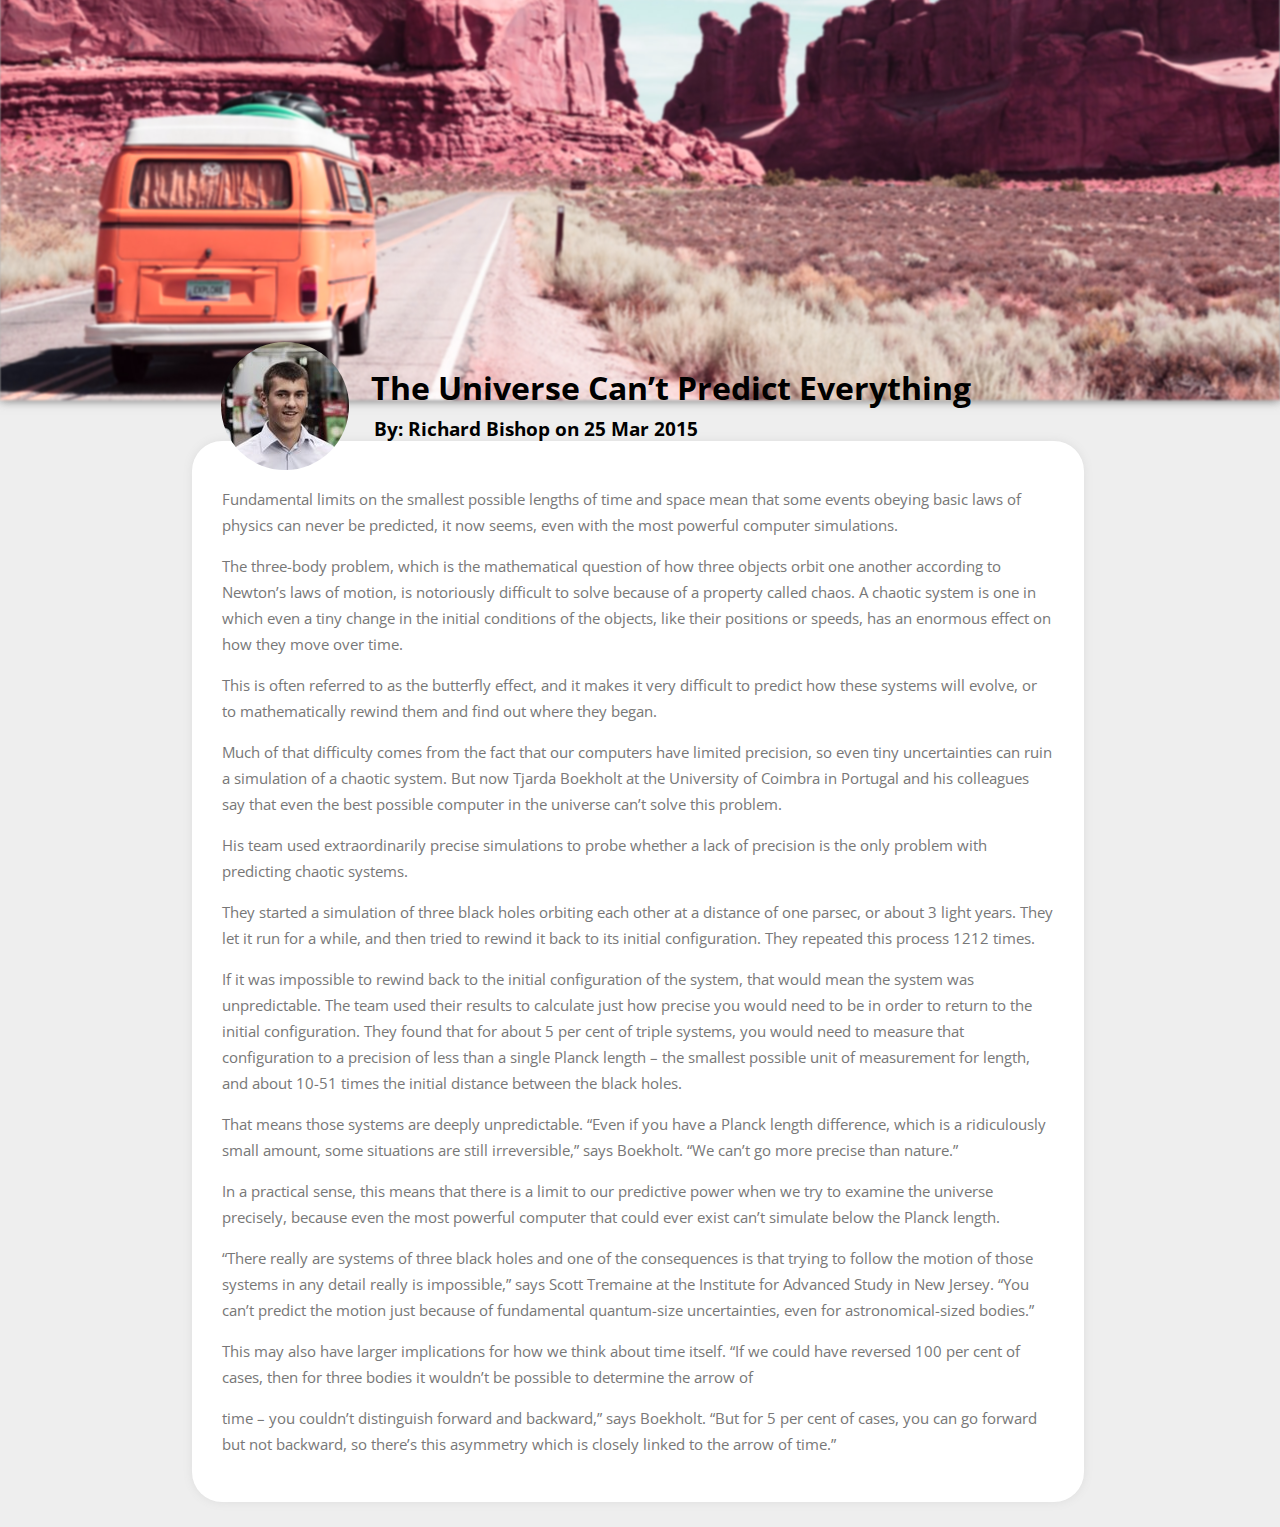
<file: study1/index.html>
<!DOCTYPE html>
<html lang="en" dir="ltr">
  <head>
    <meta charset="utf-8">
    <title>Blog Post</title>
    <link rel="stylesheet" href="./css/style.css">
  </head>
  <body>
    <div class="headerImage"></div>
    <div class="postData">
      <img src="./images/profile.jpg" alt="" class="postAuthor">
      <h1 class="postTitle">the universe can’t predict everything</h1>
      <h3 class="postInfo">By: Richard Bishop on 25 Mar 2015</h3>
    </div>
    <div class="postDetails">
      <p>Fundamental limits on the smallest possible lengths of time and space mean that some events obeying basic laws of physics can never be predicted, it now seems, even with the most powerful computer simulations.</p>
<p>The three-body problem, which is the mathematical question of how three objects orbit one another according to Newton’s laws of motion, is notoriously difficult to solve because of a property called chaos. A chaotic system is one in which even a tiny change in the initial conditions of the objects, like their positions or speeds, has an enormous effect on how they move over time.</p>
<p>This is often referred to as the butterfly effect, and it makes it very difficult to predict how these systems will evolve, or to mathematically rewind them and find out where they began.
                    </p>

<p>Much of that difficulty comes from the fact that our computers have limited precision, so even tiny uncertainties can ruin a simulation of a chaotic system. But now Tjarda Boekholt at the University of Coimbra in Portugal and his colleagues say that even the best possible computer in the universe can’t solve this problem.</p>

<p>His team used extraordinarily precise simulations to probe whether a lack of precision is the only problem with predicting chaotic systems.</p>
<p>They started a simulation of three black holes orbiting each other at a distance of one parsec, or about 3 light years. They let it run for a while, and then tried to rewind it back to its initial configuration. They repeated this process 1212 times.</p>
<p>If it was impossible to rewind back to the initial configuration of the system, that would mean the system was unpredictable. The team used their results to calculate just how precise you would need to be in order to return to the initial configuration. They found that for about 5 per cent of triple systems, you would need to measure that configuration to a precision of less than a single Planck length – the smallest possible unit of measurement for length, and about 10-51 times the initial distance between the black holes.</p>
<p>That means those systems are deeply unpredictable. “Even if you have a Planck length difference, which is a ridiculously small amount, some situations are still irreversible,” says Boekholt. “We can’t go more precise than nature.”</p>
<p>In a practical sense, this means that there is a limit to our predictive power when we try to examine the universe precisely, because even the most powerful computer that could ever exist can’t simulate below the Planck length.</p>

<p>“There really are systems of three black holes and one of the consequences is that trying to follow the motion of those systems in any detail really is impossible,” says Scott Tremaine at the Institute for Advanced Study in New Jersey. “You can’t predict the motion just because of fundamental quantum-size uncertainties, even for astronomical-sized bodies.”</p>
<p>This may also have larger implications for how we think about time itself. “If we could have reversed 100 per cent of cases, then for three bodies it wouldn’t be possible to determine the arrow of</p>
<p>time – you couldn’t distinguish forward and backward,” says Boekholt. “But for 5 per cent of cases, you can go forward but not backward, so there’s this asymmetry which is closely linked to the arrow of time.”</p>
    </div>
  </body>
</html>
</file>
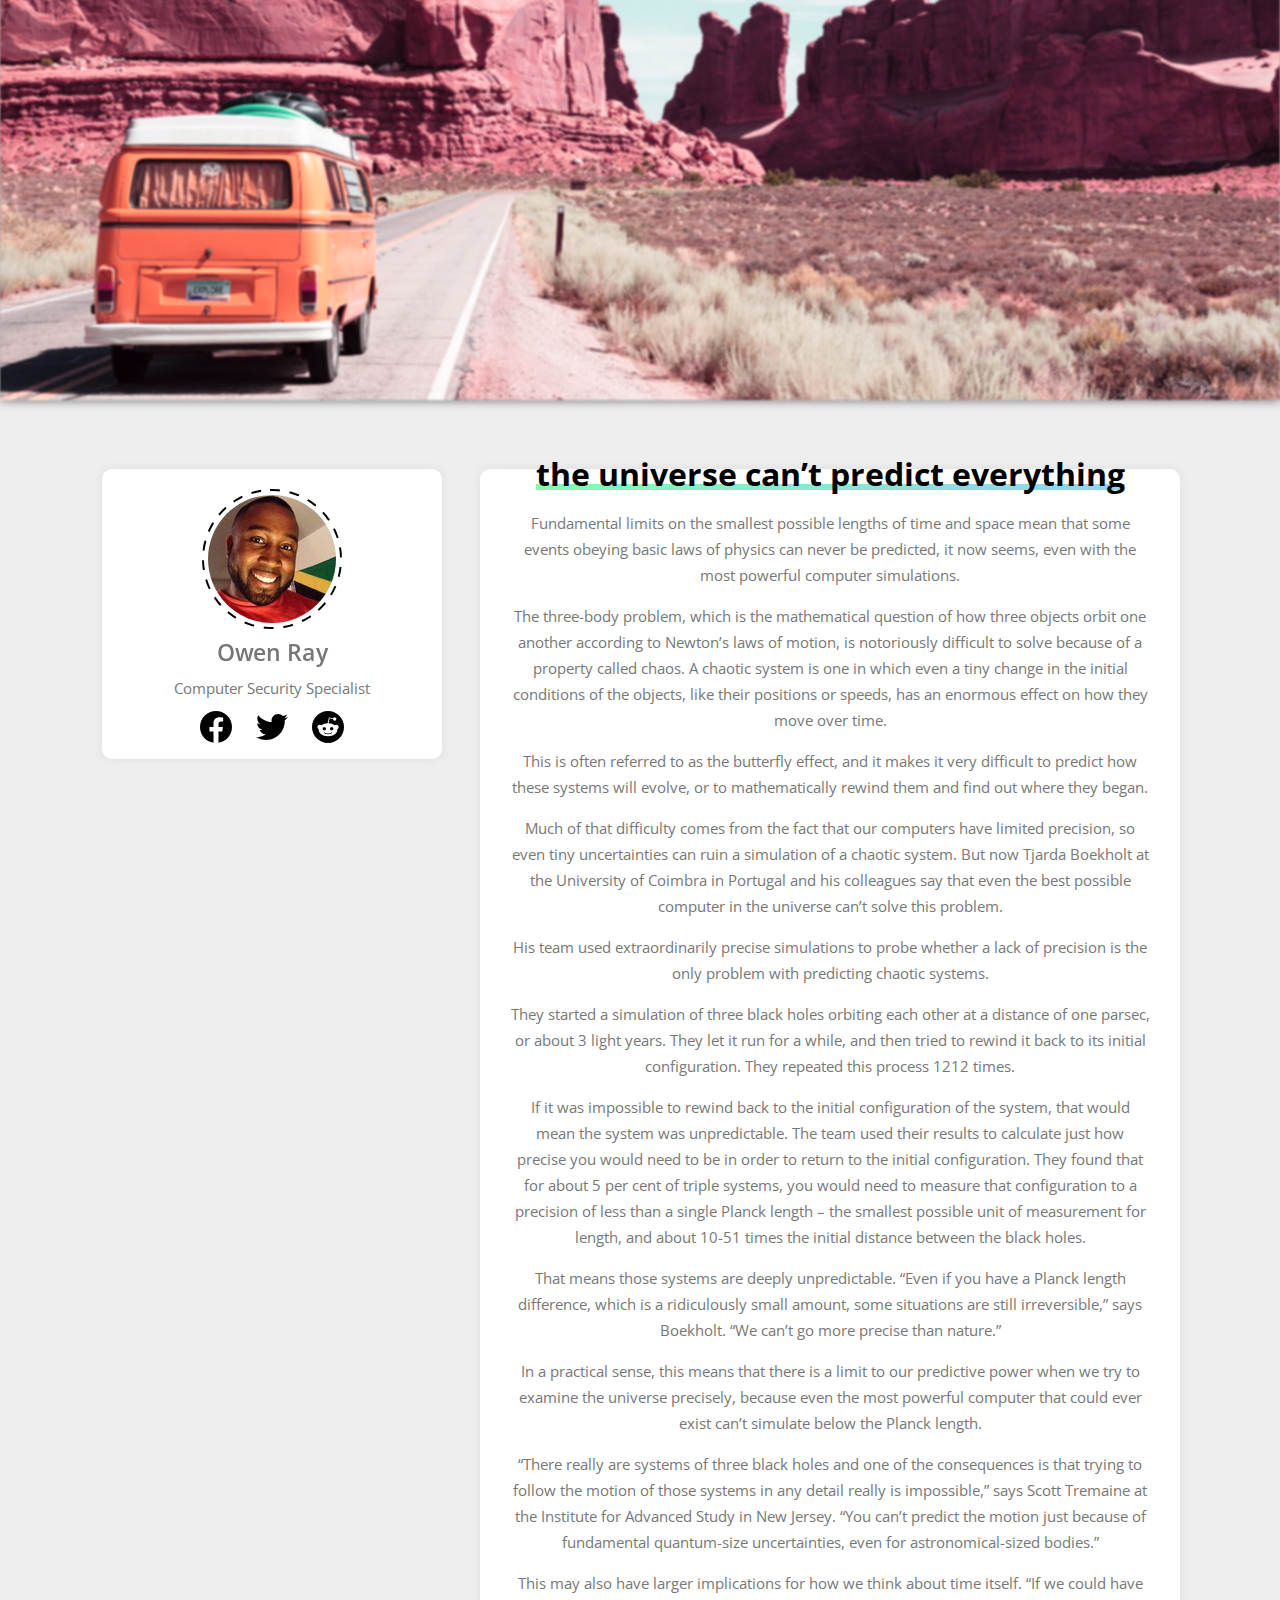
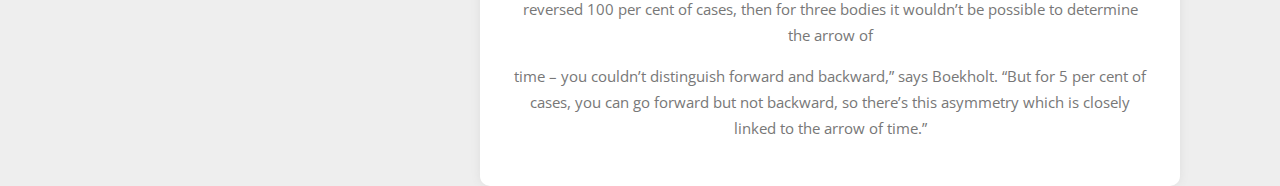
<file: study2/index.html>
<!DOCTYPE html>
<html lang="en" dir="ltr">
<head>
    <meta charset="utf-8">
    <title>Blog Post</title>
    <link rel="stylesheet" href="./css/style.css">
</head>
<body>
    <div class="headerImage"></div>
    <div class="leftPanel card">
        <img src="./images/profile.jpg" alt="" class="avatar">
        <p class="author authorInfo">Owen Ray</p>
        <p class="job authorInfo">Computer Security Specialist</p>
        <a href="#" >
            <svg  class="facebook icon" role="img" viewBox="0 0 24 24" xmlns="http://www.w3.org/2000/svg"><title>Facebook icon</title><path d="M23.9981 11.9991C23.9981 5.37216 18.626 0 11.9991 0C5.37216 0 0 5.37216 0 11.9991C0 17.9882 4.38789 22.9522 10.1242 23.8524V15.4676H7.07758V11.9991H10.1242V9.35553C10.1242 6.34826 11.9156 4.68714 14.6564 4.68714C15.9692 4.68714 17.3424 4.92149 17.3424 4.92149V7.87439H15.8294C14.3388 7.87439 13.8739 8.79933 13.8739 9.74824V11.9991H17.2018L16.6698 15.4676H13.8739V23.8524C19.6103 22.9522 23.9981 17.9882 23.9981 11.9991Z"/></svg>
        </a>
        <a href="#">
            <svg class="twitter icon" role="img" viewBox="0 0 24 24" xmlns="http://www.w3.org/2000/svg"><title>Twitter icon</title><path d="M23.954 4.569c-.885.389-1.83.654-2.825.775 1.014-.611 1.794-1.574 2.163-2.723-.951.555-2.005.959-3.127 1.184-.896-.959-2.173-1.559-3.591-1.559-2.717 0-4.92 2.203-4.92 4.917 0 .39.045.765.127 1.124C7.691 8.094 4.066 6.13 1.64 3.161c-.427.722-.666 1.561-.666 2.475 0 1.71.87 3.213 2.188 4.096-.807-.026-1.566-.248-2.228-.616v.061c0 2.385 1.693 4.374 3.946 4.827-.413.111-.849.171-1.296.171-.314 0-.615-.03-.916-.086.631 1.953 2.445 3.377 4.604 3.417-1.68 1.319-3.809 2.105-6.102 2.105-.39 0-.779-.023-1.17-.067 2.189 1.394 4.768 2.209 7.557 2.209 9.054 0 13.999-7.496 13.999-13.986 0-.209 0-.42-.015-.63.961-.689 1.8-1.56 2.46-2.548l-.047-.02z"/></svg>
        </a>
        <a href="#">

            <svg class="reddit icon" role="img" viewBox="0 0 24 24" xmlns="http://www.w3.org/2000/svg"><title>Reddit icon</title><path d="M12 0A12 12 0 0 0 0 12a12 12 0 0 0 12 12 12 12 0 0 0 12-12A12 12 0 0 0 12 0zm5.01 4.744c.688 0 1.25.561 1.25 1.249a1.25 1.25 0 0 1-2.498.056l-2.597-.547-.8 3.747c1.824.07 3.48.632 4.674 1.488.308-.309.73-.491 1.207-.491.968 0 1.754.786 1.754 1.754 0 .716-.435 1.333-1.01 1.614a3.111 3.111 0 0 1 .042.52c0 2.694-3.13 4.87-7.004 4.87-3.874 0-7.004-2.176-7.004-4.87 0-.183.015-.366.043-.534A1.748 1.748 0 0 1 4.028 12c0-.968.786-1.754 1.754-1.754.463 0 .898.196 1.207.49 1.207-.883 2.878-1.43 4.744-1.487l.885-4.182a.342.342 0 0 1 .14-.197.35.35 0 0 1 .238-.042l2.906.617a1.214 1.214 0 0 1 1.108-.701zM9.25 12C8.561 12 8 12.562 8 13.25c0 .687.561 1.248 1.25 1.248.687 0 1.248-.561 1.248-1.249 0-.688-.561-1.249-1.249-1.249zm5.5 0c-.687 0-1.248.561-1.248 1.25 0 .687.561 1.248 1.249 1.248.688 0 1.249-.561 1.249-1.249 0-.687-.562-1.249-1.25-1.249zm-5.466 3.99a.327.327 0 0 0-.231.094.33.33 0 0 0 0 .463c.842.842 2.484.913 2.961.913.477 0 2.105-.056 2.961-.913a.361.361 0 0 0 .029-.463.33.33 0 0 0-.464 0c-.547.533-1.684.73-2.512.73-.828 0-1.979-.196-2.512-.73a.326.326 0 0 0-.232-.095z"/></svg>

        </a>
    </div>

    <div class="rightPanel card">
        <h1 ><span class="title">the universe can’t predict everything</span></h1>
        <p>Fundamental limits on the smallest possible lengths of time and space mean that some events obeying basic laws of physics can never be predicted, it now seems, even with the most powerful computer simulations.</p>
        <p>The three-body problem, which is the mathematical question of how three objects orbit one another according to Newton’s laws of motion, is notoriously difficult to solve because of a property called chaos. A chaotic system is one in which even a tiny change in the initial conditions of the objects, like their positions or speeds, has an enormous effect on how they move over time.</p>
        <p>This is often referred to as the butterfly effect, and it makes it very difficult to predict how these systems will evolve, or to mathematically rewind them and find out where they began.
        </p>

        <p>Much of that difficulty comes from the fact that our computers have limited precision, so even tiny uncertainties can ruin a simulation of a chaotic system. But now Tjarda Boekholt at the University of Coimbra in Portugal and his colleagues say that even the best possible computer in the universe can’t solve this problem.</p>

        <p>His team used extraordinarily precise simulations to probe whether a lack of precision is the only problem with predicting chaotic systems.</p>
        <p>They started a simulation of three black holes orbiting each other at a distance of one parsec, or about 3 light years. They let it run for a while, and then tried to rewind it back to its initial configuration. They repeated this process 1212 times.</p>
        <p>If it was impossible to rewind back to the initial configuration of the system, that would mean the system was unpredictable. The team used their results to calculate just how precise you would need to be in order to return to the initial configuration. They found that for about 5 per cent of triple systems, you would need to measure that configuration to a precision of less than a single Planck length – the smallest possible unit of measurement for length, and about 10-51 times the initial distance between the black holes.</p>
        <p>That means those systems are deeply unpredictable. “Even if you have a Planck length difference, which is a ridiculously small amount, some situations are still irreversible,” says Boekholt. “We can’t go more precise than nature.”</p>
        <p>In a practical sense, this means that there is a limit to our predictive power when we try to examine the universe precisely, because even the most powerful computer that could ever exist can’t simulate below the Planck length.</p>

        <p>“There really are systems of three black holes and one of the consequences is that trying to follow the motion of those systems in any detail really is impossible,” says Scott Tremaine at the Institute for Advanced Study in New Jersey. “You can’t predict the motion just because of fundamental quantum-size uncertainties, even for astronomical-sized bodies.”</p>
        <p>This may also have larger implications for how we think about time itself. “If we could have reversed 100 per cent of cases, then for three bodies it wouldn’t be possible to determine the arrow of</p>
        <p>time – you couldn’t distinguish forward and backward,” says Boekholt. “But for 5 per cent of cases, you can go forward but not backward, so there’s this asymmetry which is closely linked to the arrow of time.”</p>
    </div>
</body>
</html>
</file>
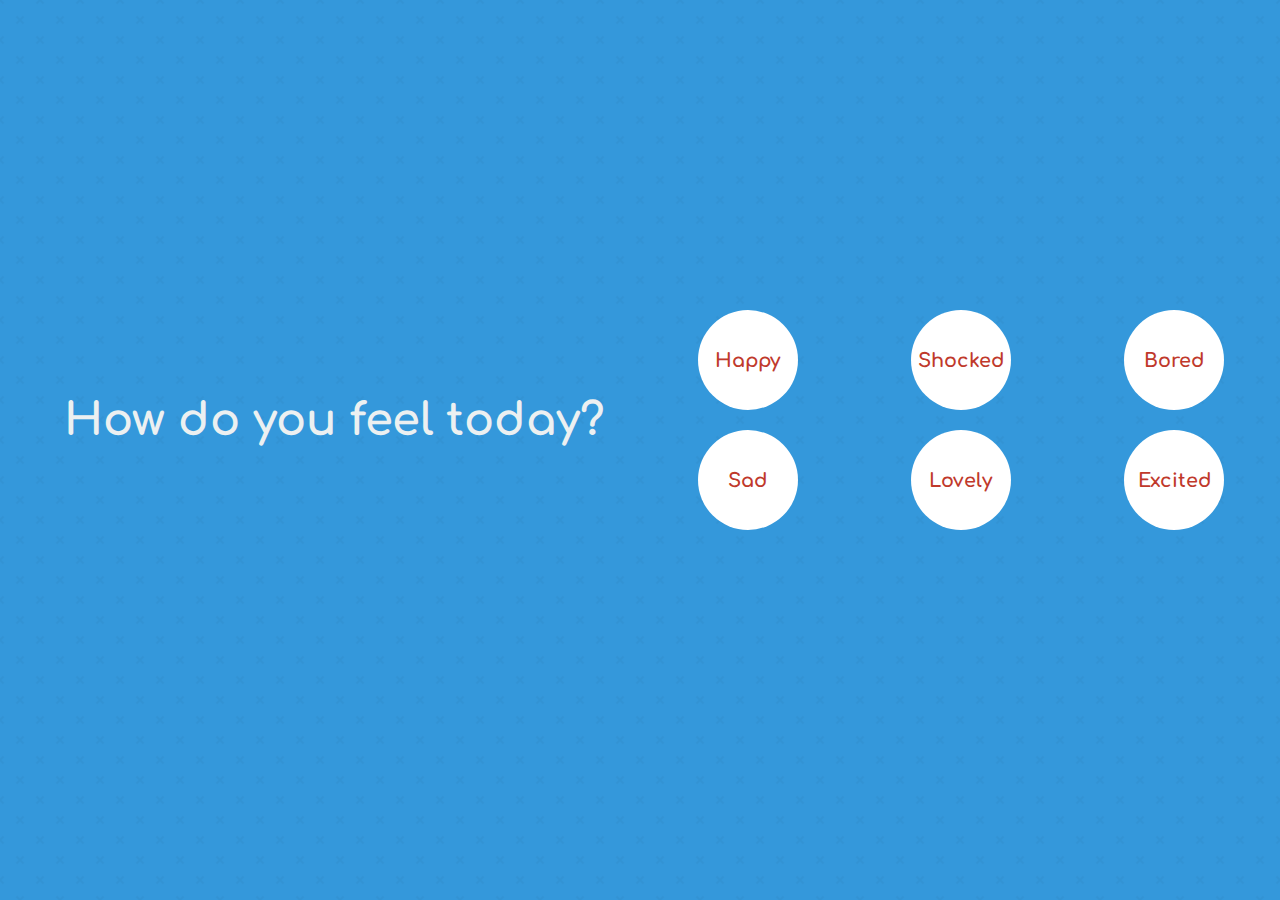
<file: study4/index.html>
<!DOCTYPE html>
<html>
<head>
	<title>Brand Identity</title>
	<link rel="stylesheet" href="./css/style.css">
</head>
<body>
	<div class="landing">
		<div class="grid-container">
			<div class="left">
				<div class="landing-page">
					<h1><span>How do you feel today?</span></h1>
				</div>
			</div>
			<div class="right">
				<div class="feelings">
					<div class="bubble first"><a href="#" onclick="getColor('Yellow')"><span>Happy</span></a></div>
					<div class="bubble second"><a href="#info" onclick="getColor('Red')"><span>Sad</span></a></div>
					<div class="bubble third"><a href="#info"><span>Shocked</span></a></div>
					<div class="bubble fourth"><a href="#info"><span>Lovely</span></a></div>
					<div class="bubble fifth"><a href="#info"><span>Bored</span></a></div>
					<div class="bubble sexith"><a href="#info"><span>Excited</span></a></div>
				</div>
			</div>
		</div>
	</div>
	<div class="info" id="info">

	</div>
	<script src="./js/client.js"></script>
</body>
</html>
</file>
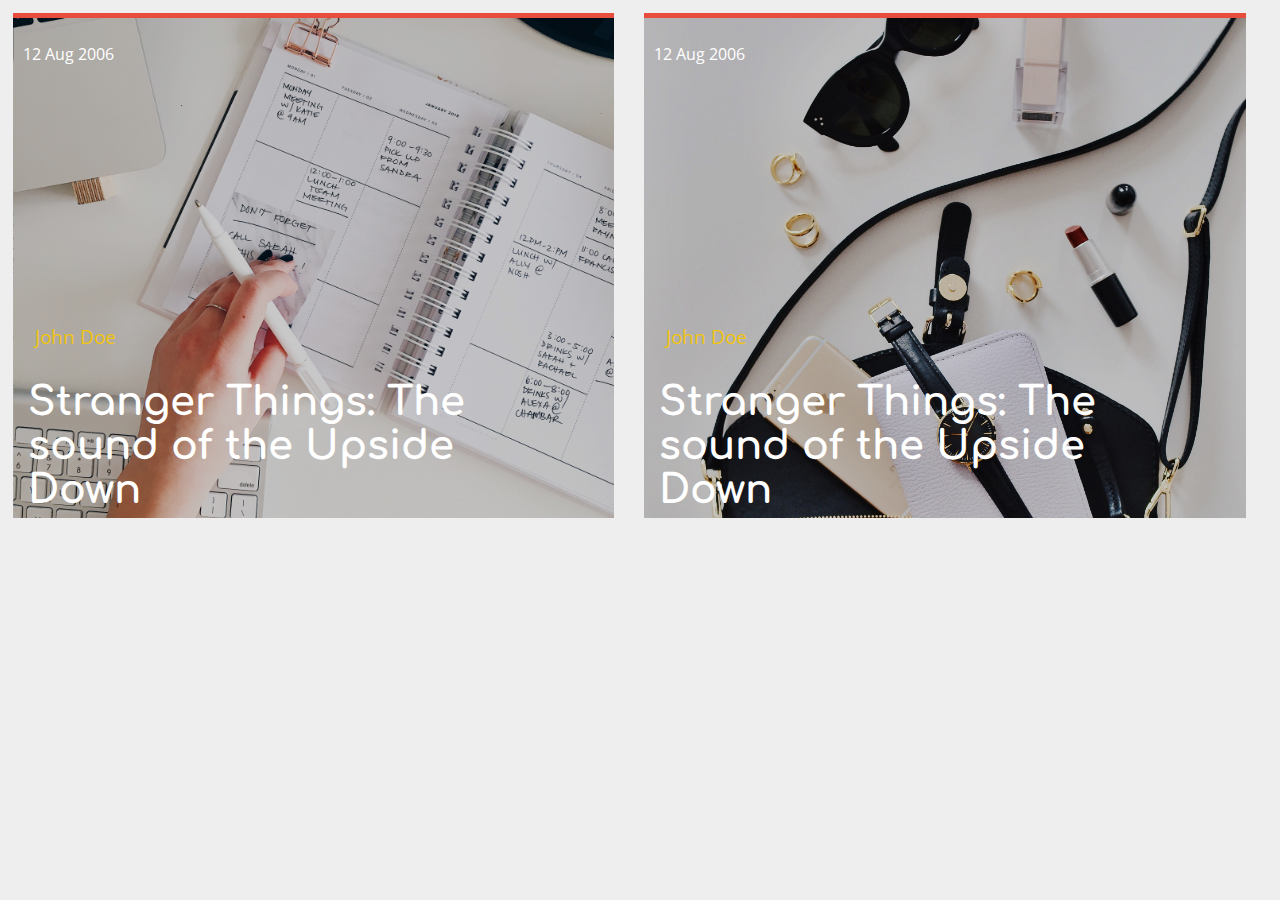
<file: reusable_components/card.html>
<!DOCTYPE html>
<html lang="en" dir="ltr">
<head>
    <meta charset="utf-8">
    <title>Test</title>
    <link rel="stylesheet" href="../../global.css">
    <link rel="stylesheet" type="text/css" href="./css/card.css" />
</head>
<body>

    <div class="related">
        <div class="card">
            <div class="cardImage" style="background-image: url('./images/example2.jpg');">
                <div class="layer"></div>
            </div>
            <div class="cardDate">12 Aug 2006</div>
            <div class="cardData">
                <p>John Doe</p>
                <h1><a href="#">Stranger Things: The sound of the Upside Down</a></h1>
                <p>The antsy bingers of Netflix will eagerly anticipate the digital release of the Survive soundtrack, out today.</p>
            </div>
            <div class="cardButton">
                <a href="#">Read more</a>
            </div>
        </div>
        <div class="card">
            <div class="cardImage" style="background-image: url('./images/example1.jpg');">
                <div class="layer"></div>
            </div>
            <div class="cardDate">12 Aug 2006</div>
            <div class="cardData">
                <p>John Doe</p>
                <h1><a href="#">Stranger Things: The sound of the Upside Down</a></h1>
                <p >The antsy bingers of Netflix will eagerly anticipate the digital release of the Survive soundtrack, out today.</p>
            </div>
            <div class="cardButton">
                <a href="#">Read more</a>
            </div>
        </div>
    </div>
</body>
</html>
</file>
<file: study1/css/style.css>
@import "../../global.css";

body {
    height: auto;
}
.headerImage {
  background: url('../images/header.jpg') center center/cover;
  width: 100%;
  height: 600px;
  margin-top: -200px;
  filter: blur(1.2px) hue-rotate(-30deg);
  position: relative;
  z-index: 0;
  display: inline-block;
  box-shadow: 0 0 10px 0 #636363;
}
.postAuthor {
  width: 128px;
  height: 128px;
  border-radius: 90px;
  padding: 16px;
  margin-top: -79px;
  margin-left: 16%;
  position: relative;
  z-index: 1;
}
.postTitle {
  position: relative;
  z-index: 1;
  padding:0;
  margin: -125px 0 7px 29%;
  color: black;
  text-transform:capitalize;
}
.postInfo {
  position: relative;
  z-index: 1;
  padding:0;
  margin: 0 0 0 29.2%;
}
.postDetails {
  width: 65%;
  height: 100%;
  padding:30px;
  background: white;
  box-shadow: 0 0 10px 0 var(--boxShadow);
  border-radius: 30px;
  margin: 0 0 25px 15%;
}
.postDetails p {
  font-size: 15px;
  line-height: 26px;
  color: #777777;
}
</file>
<file: study2/css/style.css>
@import "../../global.css";
body {
    text-align: center !important;
    overflow-x: hidden;
}
.headerImage {
  background: url('../../study1/images/header.jpg') center center/cover;
  width: 100%;
  height: 600px;
  margin-top: -200px;
  filter: blur(1.2px) hue-rotate(-30deg);
  position: relative;
  z-index: 0;
  display: inline-block;
  box-shadow: 0 0 10px 0 #636363;
}
.card {
    position: absolute;
    box-shadow: 0 0 10px 0 var(--boxShadow);
    background: white;
    border-radius: 10px;
    margin-top: 5%;
    margin-bottom: 5%;
    padding: 10px;
}
.leftPanel {
    height: 30%;
    width: 25%;
    margin-left: 8%;
}
.rightPanel {
    padding: 30px;
    height:auto;
    width: 50%;
    margin-left: 37.5%;
}
.rightPanel > h1{
    margin:0;
    padding:0;
    margin-top: -47px;
    z-index: 3;
}
.title {
  background-image: linear-gradient(120deg, #84fab0 0%, #8fd3f4 100%);
  background-repeat: no-repeat;
  background-size: 100% 0.2em;
  background-position: 0 88%;
  transition: background-size 0.25s ease-in;
}
.title:hover {
  background-size: 100% 88%;
}
.avatar {
    margin-top: 10px;
    margin-left: auto;
    margin-right: auto;
    display: block;
    padding:6px;
    background-image: url("data:image/svg+xml,%3csvg width='100%25' height='100%25' xmlns='http://www.w3.org/2000/svg'%3e%3crect width='100%25' height='100%25' fill='none' rx='100' ry='100' stroke='black' stroke-width='4' stroke-dasharray='6%2c 14' stroke-dashoffset='0' stroke-linecap='square'/%3e%3c/svg%3e");
    border-radius: 50%;
}
.authorInfo {
    padding: 0;
    margin: 0;
}
.author {
    font-weight: 600;
    transform: scale(1.5);
    margin:10px auto 10px auto;
}
p {
    font-size: 15px;
    line-height: 26px;
    color: #777777;
}
a {
    text-decoration: none;
}
.icon {
    height: 32px;
    width: 32px;
    margin:10px 10px 0 10px;
}
.facebook:hover {
    fill: #1877F2;
}
.twitter:hover {
    fill: #1DA1F2;
}
.reddit:hover {
    fill: #FF4500;
}
</file>
<file: study4/css/style.css>
@import url('https://fonts.googleapis.com/css2?family=Comfortaa:wght@300;400;500;600;700&display=swap');
body {
	margin: 0;
	padding: 0;
	overflow-x: hidden;
	font-family: 'Comfortaa', cursive;
	height: 100vh;
	width: 100vw;
background-color: #3498db;
background-image: url("data:image/svg+xml,%3Csvg xmlns='http://www.w3.org/2000/svg' width='40' height='40' viewBox='0 0 40 40'%3E%3Cg fill-rule='evenodd'%3E%3Cg fill='%2309070b' fill-opacity='0.03'%3E%3Cpath d='M0 38.59l2.83-2.83 1.41 1.41L1.41 40H0v-1.41zM0 1.4l2.83 2.83 1.41-1.41L1.41 0H0v1.41zM38.59 40l-2.83-2.83 1.41-1.41L40 38.59V40h-1.41zM40 1.41l-2.83 2.83-1.41-1.41L38.59 0H40v1.41zM20 18.6l2.83-2.83 1.41 1.41L21.41 20l2.83 2.83-1.41 1.41L20 21.41l-2.83 2.83-1.41-1.41L18.59 20l-2.83-2.83 1.41-1.41L20 18.59z'/%3E%3C/g%3E%3C/g%3E%3C/svg%3E");
}
.landing {
	height: 100vh;
}

.grid-container {
	display: grid;
	grid-template-columns: 50% 50%;
	grid-template-rows: 100%;
	gap: 1px 1px;
	grid-template-areas: "left right";
}

.left { grid-area: left; }

.right { grid-area: right; }
.landing-page h1 {
	position: relative;
	margin: 0;
	padding: 0;
	padding-top: 50vh;
	padding-left: 5vw;
	color: #ecf0f1;
	font-size: 2.8rem;
	width: 50vw;
	max-width: 50vw;
}
.landing-page h1 span {
	position: absolute;
	transform: translateY(-100%);
	padding-bottom: 5px;
}
.feelings {
	margin-top: 50vh;
	transform: translateY(-50%);
	display: flex;
	flex-direction: column;
	flex-wrap: wrap;
	justify-content: flex-start;
	align-items: center;
	align-content: space-around;
	height: 300px;
}
.bubble {
	height: 100px;
	width: 100px;
	background: white;
	border-radius: 50%;
	position: relative;
	margin:10px;
}
.bubble span {
	font-weight: 700;
	font-size: 1.2rem;
	position: absolute;
	margin-top: 50px;
	margin-left: 50px;
	transform: translate(-50%, -50%);
}
a {
	color: #c0392b;
	text-decoration: none;
}
.info {
	display: none;
	position: fixed;
	left: 0;
	top: 0;
	width: 100vw;
	height: 100vh;
}
.layer{
	position: absolute;
	background: black;
	width: 100vw;
	height: 100vh;
	opacity: 0.4;
	z-index:-1;
}
.container {
	margin-left: 10%;
	background: #eee;
	width: 80vw;
	height: 40vh;
	position: relative;
	margin-top: 50vh;
	transform: translateY(-50%);
	display: grid;
	grid-template-columns: 30% 70%;
	grid-template-rows: 1fr;
	gap: 1px 1px;
	grid-template-areas: ". .";
}
.color__circle {
	margin-top: 2.5vh;
	height: 35vh;
	width:35vh;
	margin-left: 2vh;
	border-radius: 50%;
	display: inline-block;
}
.color__title {
	position: relative;
	margin-top: 20vh;
	transform: translateY(-50%);
	margin-left: 5vh;
}
.color__title h1 {
	position: relative;
	margin: 0;
	padding: 0;
	color: black;
	font-size: 2.8rem;
}
.color__title h1 span {
	padding-bottom: 5px;
	background-image: linear-gradient(to right top, #3498db, #7f84d2, #ae6db4, #c65986, #c45454);
	background-repeat: no-repeat;
	background-size: 100% 10%;
	background-position: bottom;
}
.color__title p {
	padding-right: 50px;
}
.btn {
	padding: 10px;
	border: 1px solid black;
}
.closebtn {
	position: absolute;
	right: 0;
	top: 0;
	color: black;
	z-index: 5;
}
.gg-close {
    box-sizing: border-box;
    position: relative;
    display: block;
    transform: scale(var(--ggs,1.2));
    width: 22px;
    height: 22px;
    border: 2px solid transparent;
    border-radius: 40px
}
.gg-close::after,
.gg-close::before {
    content: "";
    display: block;
    box-sizing: border-box;
    position: absolute;
    width: 16px;
    height: 2px;
    background: currentColor;
    transform: rotate(45deg);
    border-radius: 5px;
    top: 8px;
    left: 1px
}
.gg-close::after {
    transform: rotate(-45deg)
}
</file>
<file: global.css>
@import url('https://fonts.googleapis.com/css?family=Open+Sans:300,400,600&display=swap');
@import url('https://fonts.googleapis.com/css?family=Comfortaa:300,400,600&display=swap');
body {
  width: 100vw;
  height: 100vh;
  margin: 0;
  padding: 0;
  background: #eee;
  font-family: 'Open Sans', sans-serif;
    font-weight: 400;
}
:root {
    --boxShadow: #ddd;
}
</file>
<file: reusable_components/css/card.css>
/*
Modify mainClass variable to change the highest parent class name.
@important : the card takes 50% of it's parent, unless you want a specific width this should works fine,
if you want, change the @mainClass width from 47% to wwhatever you want , with margin respectivly
*/
.card {
  border-top: 5px solid #e74c3c;
  position: relative;
  display: inline-block;
  width: 47%;
  margin: 1%;
  height: 500px;
  background: white;
  overflow: hidden;
}
.card a {
  text-decoration: none;
  color: white;
}
.card .cardImage {
  position: absolute;
  height: 100%;
  width: 100%;
  background: url('../study3/images/header.jpg') center center / cover;
}
.card .cardImage .layer {
  width: 100%;
  height: 100%;
  background: rgba(0, 0, 0, 0.2);
  transition: 0.8s ease background;
}
.card .cardDate {
  position: absolute;
  color: white;
  top: 25px;
  left: 10px;
}
.card .cardData {
  width: 80%;
  transform: translateY(38%);
  transition: 0.8s ease transform;
  text-align: left;
  position: absolute;
  left: 0;
  bottom: 0;
}
.card .cardData p:first-child {
  margin-top: -40px;
  margin-bottom: 30px;
}
.card .cardData h1 {
  font-family: 'Comfortaa', cursive;
  font-size: 2.5rem;
  margin: 0 0 10px 15px;
  padding: 0;
}
.card .cardData h1 a {
  color: white;
}
.card .cardData p {
  margin: 0 0 10px 22px;
  color: #f1c40f;
  font-size: 1.2rem;
}
.card .cardButton {
  position: absolute;
  bottom: 0;
  font-size: 1.2rem;
  left: calc(50% - 3rem);
  transform: translateY(100%);
  transition: 0.8s ease transform;
}
.card:hover .cardButton {
  transition: 0.8s ease transform;
  transform: translateY(-50%);
}
.card:hover .cardData {
  transition: 0.8s ease transform;
  transform: translateY(-15%);
}
.card:hover .cardImage .layer {
  transition: 0.8s ease background;
  background: rgba(0, 0, 0, 0.75);
}
</file>
